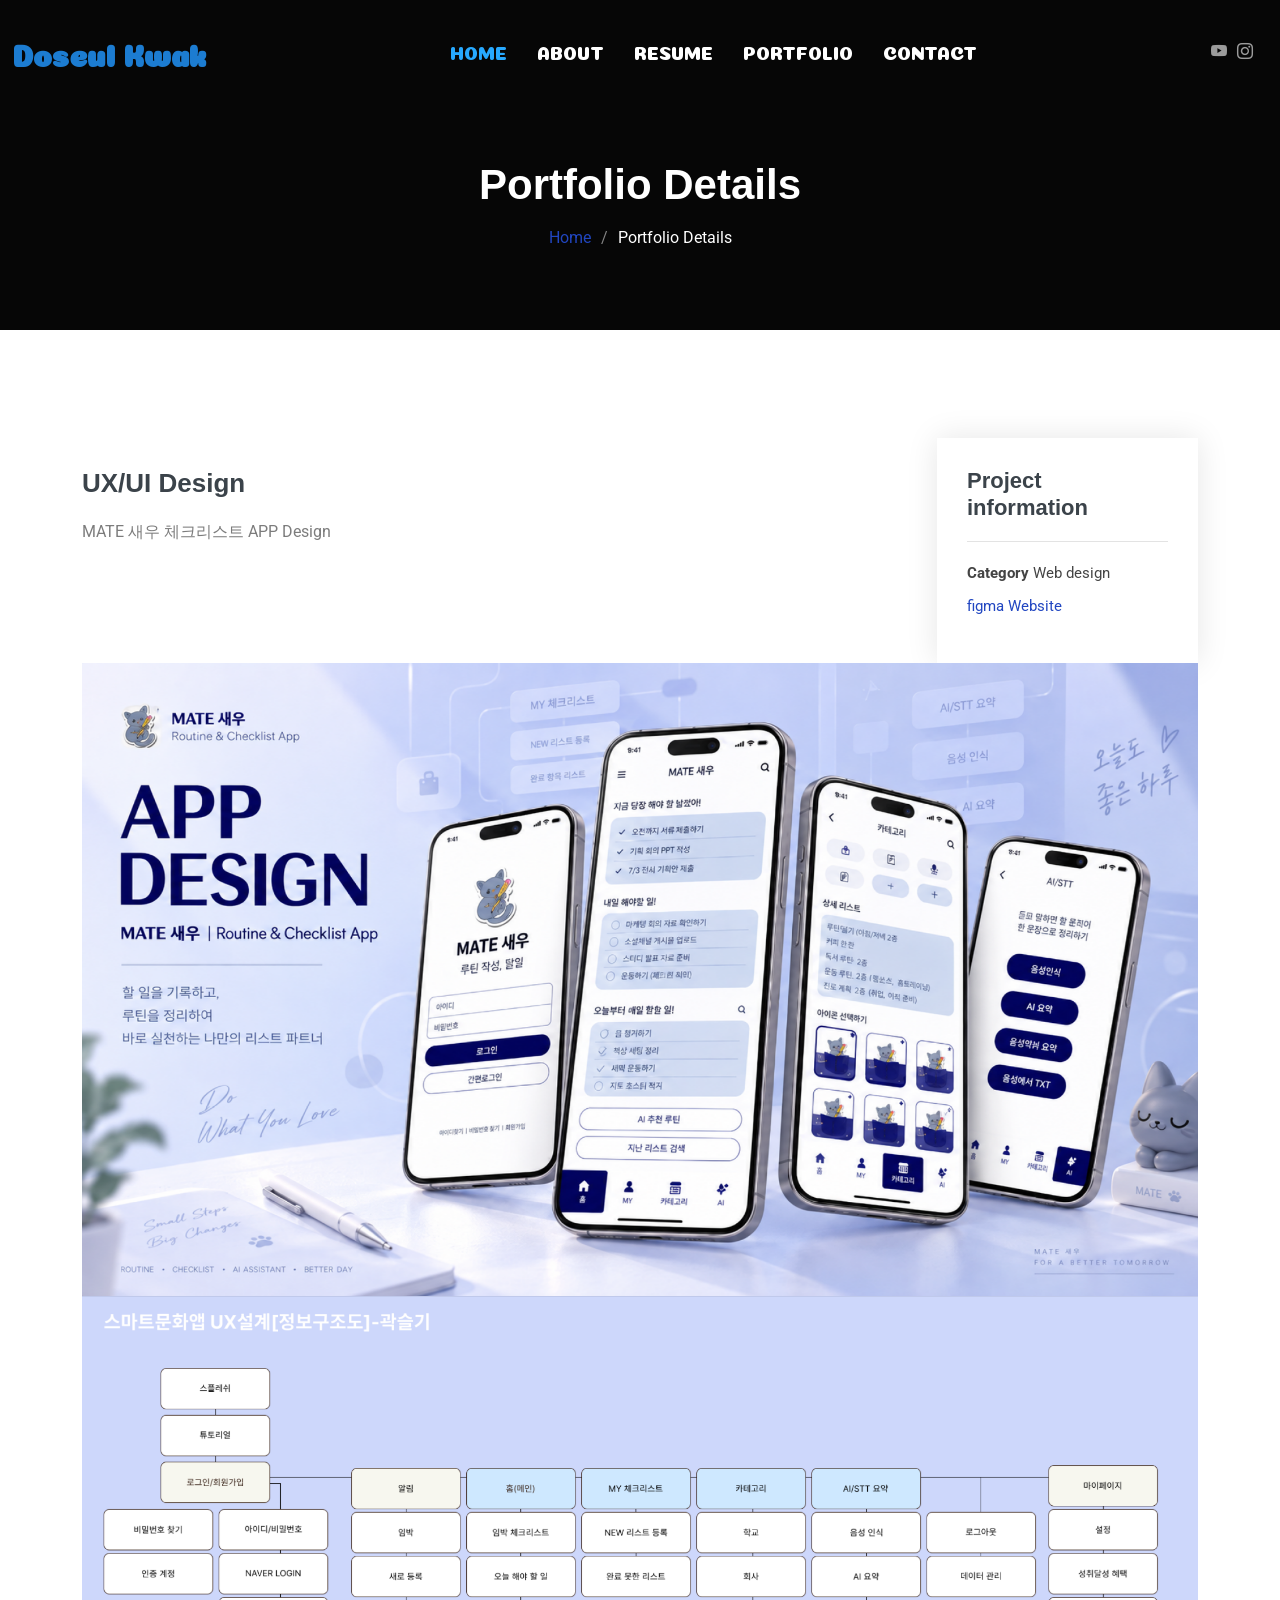
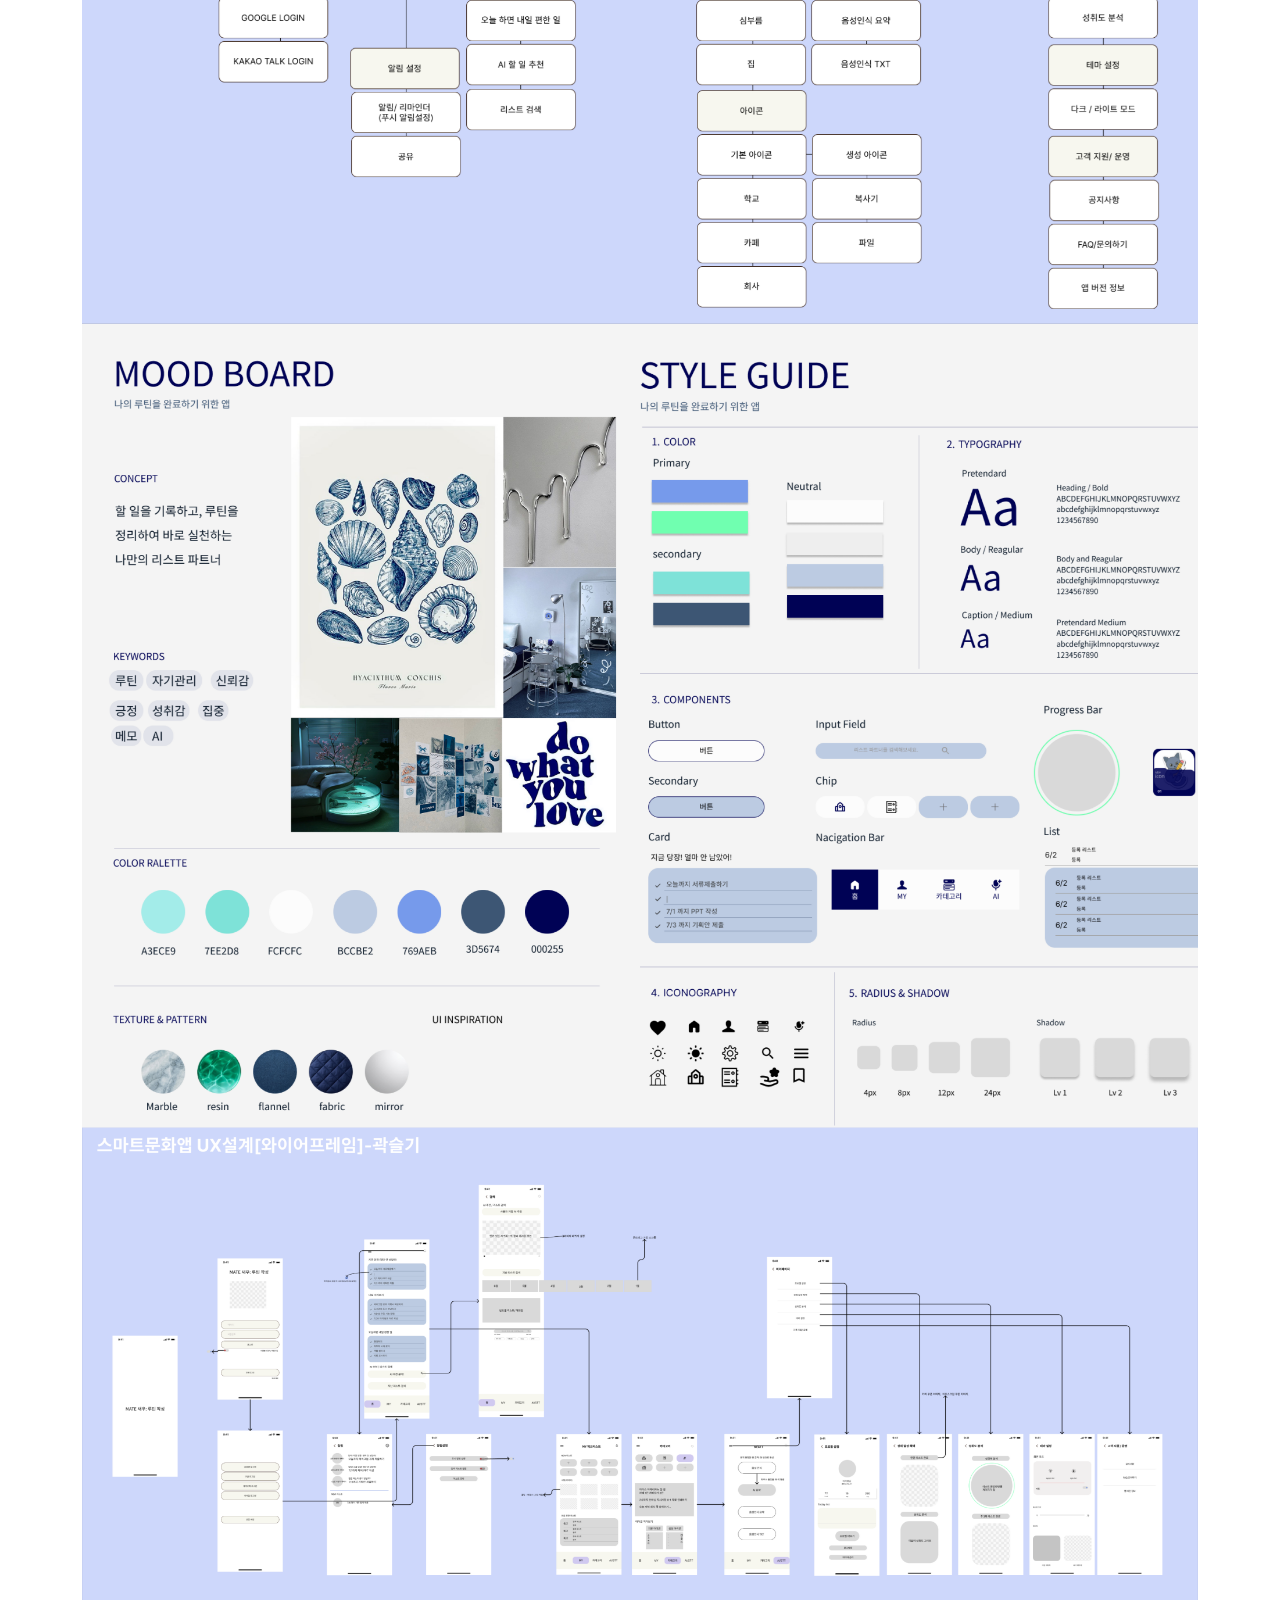
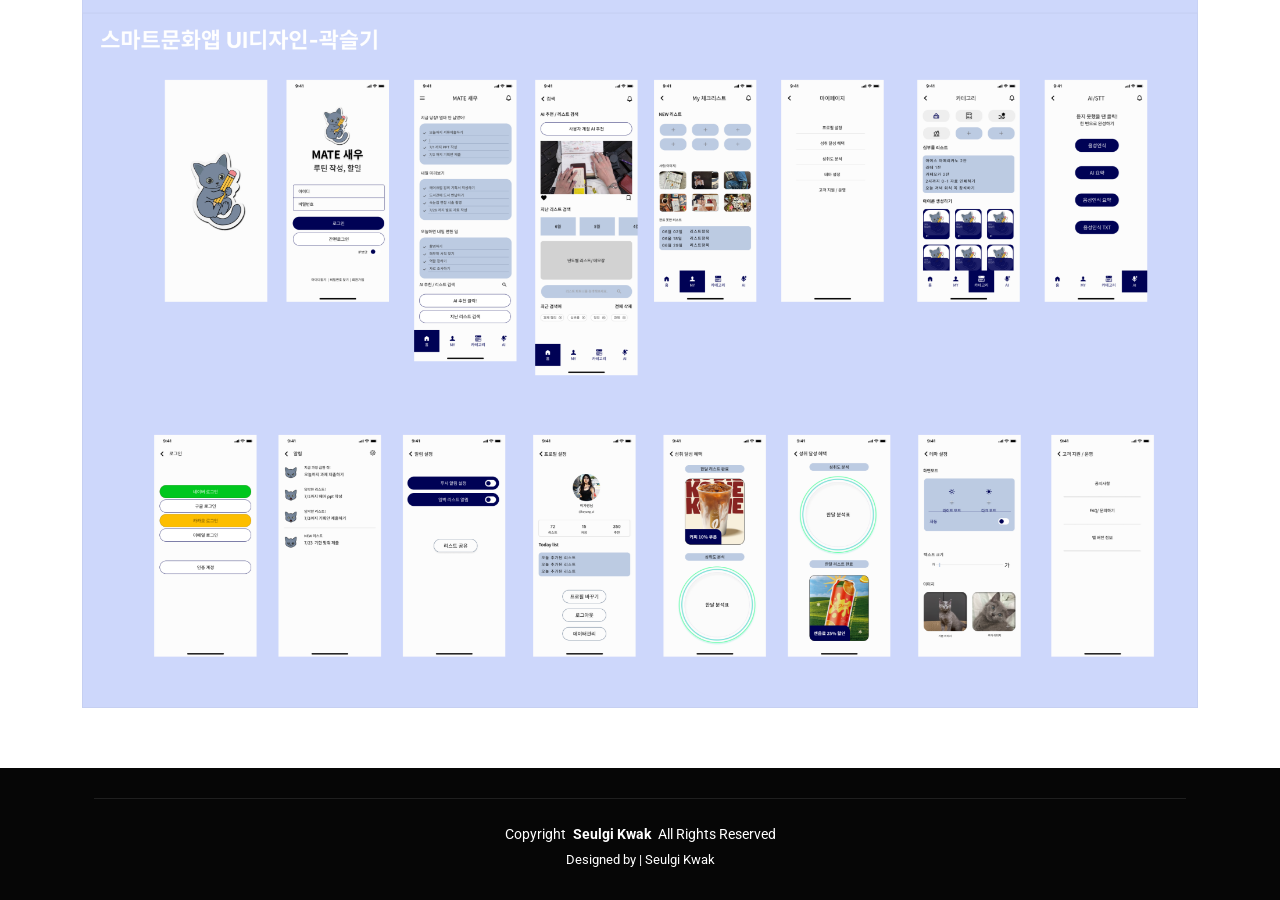
<file: portfolio-details-(상세이미지1장)-글자위.html>
<!DOCTYPE html>
<html lang="en">

<head>
  <meta charset="utf-8">
  <meta content="width=device-width, initial-scale=1.0" name="viewport">
  <meta name="author" content="곽슬기">
  <meta name="description" content="안녕하세요. 영상, 디자인 전문 디자이너 곽슬기입니다. .....">
  <meta name="keywords" content="포트폴리오, html, css, mj, sm, 영상, 디자인">
  <meta name="Roboto" content="noindex, nofollow">

  <title>곽슬기 포트폴리오</title>

  <!-- Favicons -->
  <link href="assets/img/favicon.png" rel="icon">
  <link href="assets/img/apple-touch-icon.png" rel="apple-touch-icon">

  <!-- Fonts -->
  <link href="https://fonts.googleapis.com" rel="preconnect">
  <link href="https://fonts.gstatic.com" rel="preconnect" crossorigin>
  <link href="https://fonts.googleapis.com/css2?family=Roboto:ital,wght@0,100;0,300;0,400;0,500;0,700;0,900;1,100;1,300;1,400;1,500;1,700;1,900&family=Poppins:ital,wght@0,100;0,200;0,300;0,400;0,500;0,600;0,700;0,800;0,900;1,100;1,200;1,300;1,400;1,500;1,600;1,700;1,800;1,900&family=Raleway:ital,wght@0,100;0,200;0,300;0,400;0,500;0,600;0,700;0,800;0,900;1,100;1,200;1,300;1,400;1,500;1,600;1,700;1,800;1,900&display=swap" rel="stylesheet">

  <!-- Vendor CSS Files -->
  <link href="assets/vendor/bootstrap/css/bootstrap.min.css" rel="stylesheet">
  <link href="assets/vendor/bootstrap-icons/bootstrap-icons.css" rel="stylesheet">
  <link href="assets/vendor/aos/aos.css" rel="stylesheet">
  <link href="assets/vendor/glightbox/css/glightbox.min.css" rel="stylesheet">
  <link href="assets/vendor/swiper/swiper-bundle.min.css" rel="stylesheet">

  <!-- Main CSS File -->
  <link href="assets/css/main.css" rel="stylesheet">

  <!-- =======================================================
  * Template Name: DevFolio
  * Template URL: https://bootstrapmade.com/devfolio-bootstrap-portfolio-html-template/
  * Updated: Aug 07 2024 with Bootstrap v5.3.3
  * Author: BootstrapMade.com
  * License: https://bootstrapmade.com/license/
  ======================================================== -->
</head>

<body class="portfolio-details-page">

  <header id="header" class="header d-flex align-items-center fixed-top">
    <div class="container-fluid position-relative d-flex align-items-center justify-content-between">

      <a href="index.html" class="logo d-flex align-items-center me-auto me-xl-0">
        <!-- Uncomment the line below if you also wish to use an image logo -->
        <!-- <img src="assets/img/logo.png" alt=""> -->
        <h1 class="coiny-regular-seul"> Doseul Kwak</h1>
      </a>

            <nav id="navmenu" class="navmenu">
        <ul>
          <li><a href="index.html#hero" class="active coiny-regular-seul">Home</a></li>
          <li><a href="index.html#about" class="coiny-regular-seul">About</a></li>
          <li><a href="index.html#resume" class="coiny-regular-seul">Resume</a></li>
          <li><a href="index.html#portfolio" class="coiny-regular-seul">Portfolio</a></li>
          <li><a href="index.html#contact" class="coiny-regular-seul">Contact</a></li>
        </ul>
        <i class="mobile-nav-toggle d-xl-none bi bi-view-list"></i>
      </nav>

      <!-- <nav id="navmenu" class="navmenu">
        <ul>
          <li><a href="#hero">Home<br></a></li>
          <li><a href="#about">About</a></li>
          <li><a href="#services">Services</a></li>
          <li><a href="#portfolio">Portfolio</a></li>
          <li class="dropdown"><a href="#"><span>Dropdown</span> <i class="bi bi-chevron-down toggle-dropdown"></i></a>
            <ul>
              <li><a href="#">Dropdown 1</a></li>
              <li class="dropdown"><a href="#"><span>Deep Dropdown</span> <i class="bi bi-chevron-down toggle-dropdown"></i></a>
                <ul>
                  <li><a href="#">Deep Dropdown 1</a></li>
                  <li><a href="#">Deep Dropdown 2</a></li>
                  <li><a href="#">Deep Dropdown 3</a></li>
                  <li><a href="#">Deep Dropdown 4</a></li>
                  <li><a href="#">Deep Dropdown 5</a></li>
                </ul>
              </li>
              <li><a href="#">Dropdown 2</a></li>
              <li><a href="#">Dropdown 3</a></li>
              <li><a href="#">Dropdown 4</a></li>
            </ul>
          </li>
          <li><a href="#contact">Contact</a></li>
        </ul>
        <i class="mobile-nav-toggle d-xl-none bi bi-list"></i>
      </nav> -->


            <div class="header-social-links">
        <!-- <a href="#" class="twitter"><i class="bi bi-twitter-x"></i></a> -->
        <!-- <a href="#" class="facebook"><i class="bi bi-facebook"></i></a> -->
        <a href="#" class="youtube"><i class="bi bi-youtube"></i></a>
        <a href="#" class="instagram"><i class="bi bi-instagram"></i></a>
        <!-- <a href="#" class="linkedin"><i class="bi bi-linkedin"></i></a> -->
        
      </div>

    </div>
  </header>

  <main class="main">

    <!-- Page Title -->
    <div class="page-title dark-background">
      <div class="container position-relative">
        <h1>Portfolio Details</h1>
        <p></p>
        <nav class="breadcrumbs">
          <ol>
            <li><a href="index.html">Home</a></li>
            <li class="current">Portfolio Details</li>
          </ol>
        </nav>
      </div>
    </div><!-- End Page Title -->

    <!-- Portfolio Details Section -->
    <section id="portfolio-details" class="portfolio-details section">

      <div class="container" data-aos="fade-up">
         <!--글자시작-->
        <div class="row justify-content-between gy-4 mt-4">

          <div class="col-lg-8" data-aos="fade-up">
            <div class="portfolio-description">
              <h2>UX/UI Design</h2>
              <p>
                MATE 새우 체크리스트 APP Design
              </p>
            </div>
          </div>

          <div class="col-lg-3" data-aos="fade-up" data-aos-delay="100">
            <div class="portfolio-info">
              <h3>Project information</h3>
              <ul>
                <li><strong>Category</strong> Web design</li>
                <!--
                <li><strong>Client</strong> ASU Company</li>
                <li><strong>Project date</strong> 01 March, 2020</li> 
                <li><strong>Project URL</strong> <a href="#">www.example.com</a></li>-->
                <li><a href="https://buly.kr/E7BoeA8" class="btn-visit align-self-start"> figma Website</a></li>
              </ul>
            </div>
          </div>

        </div>
<!--글자끝--> 
       
        <!--그림 -->
        <div class="portfolio-details-slider swiper init-swiper">
          <script type="application/json" class="swiper-config">
            {
              "loop": true,
              "speed": 600,
              "autoplay": {
                "delay": 5000
              },
              "slidesPerView": "auto",
              "navigation": {
                "nextEl": ".swiper-button-next",
                "prevEl": ".swiper-button-prev"
              },
              "pagination": {
                "el": ".swiper-pagination",
                "type": "bullets",
                "clickable": true
              }
            }
          </script>
          <div class="swiper-wrapper align-items-center">

            <div class="swiper-slide">
              <img src="assets/img/portfolio/앱P.png" alt="">
            </div>
         
          
          </div>
          <div class="swiper-button-prev"></div>
          <div class="swiper-button-next"></div>
          <div class="swiper-pagination"></div>
        </div>

       <!--그림끝-->
       
      
      </div>

    </section><!-- /Portfolio Details Section -->

  </main>

   <footer id="footer" class="footer position-relative dark-background">
    <div class="container">
      
      
      <div class="container">
        <div class="copyright">
          <span>Copyright</span> <strong class="px-1 sitename">Seulgi Kwak</strong> <span>All Rights Reserved</span>
        </div>
        <div class="credits">
        
          Designed by | Seulgi Kwak</a>
        </div>
      </div>
    </div>
  </footer>

  <!-- Scroll Top -->
  <a href="#" id="scroll-top" class="scroll-top d-flex align-items-center justify-content-center"><i class="bi bi-arrow-bar-up"></i></a>

  <!-- Preloader -->
  <div id="preloader"></div>

  <!-- Vendor JS Files -->
  <script src="assets/vendor/bootstrap/js/bootstrap.bundle.min.js"></script>
  <script src="assets/vendor/php-email-form/validate.js"></script>
  <script src="assets/vendor/aos/aos.js"></script>
  <script src="assets/vendor/typed.js/typed.umd.js"></script>
  <script src="assets/vendor/waypoints/noframework.waypoints.js"></script>
  <script src="assets/vendor/purecounter/purecounter_vanilla.js"></script>
  <script src="assets/vendor/glightbox/js/glightbox.min.js"></script>
  <script src="assets/vendor/imagesloaded/imagesloaded.pkgd.min.js"></script>
  <script src="assets/vendor/isotope-layout/isotope.pkgd.min.js"></script>
  <script src="assets/vendor/swiper/swiper-bundle.min.js"></script>

  <!-- Main JS File -->
  <script src="assets/js/main.js"></script>

</body>

</html>
</file>
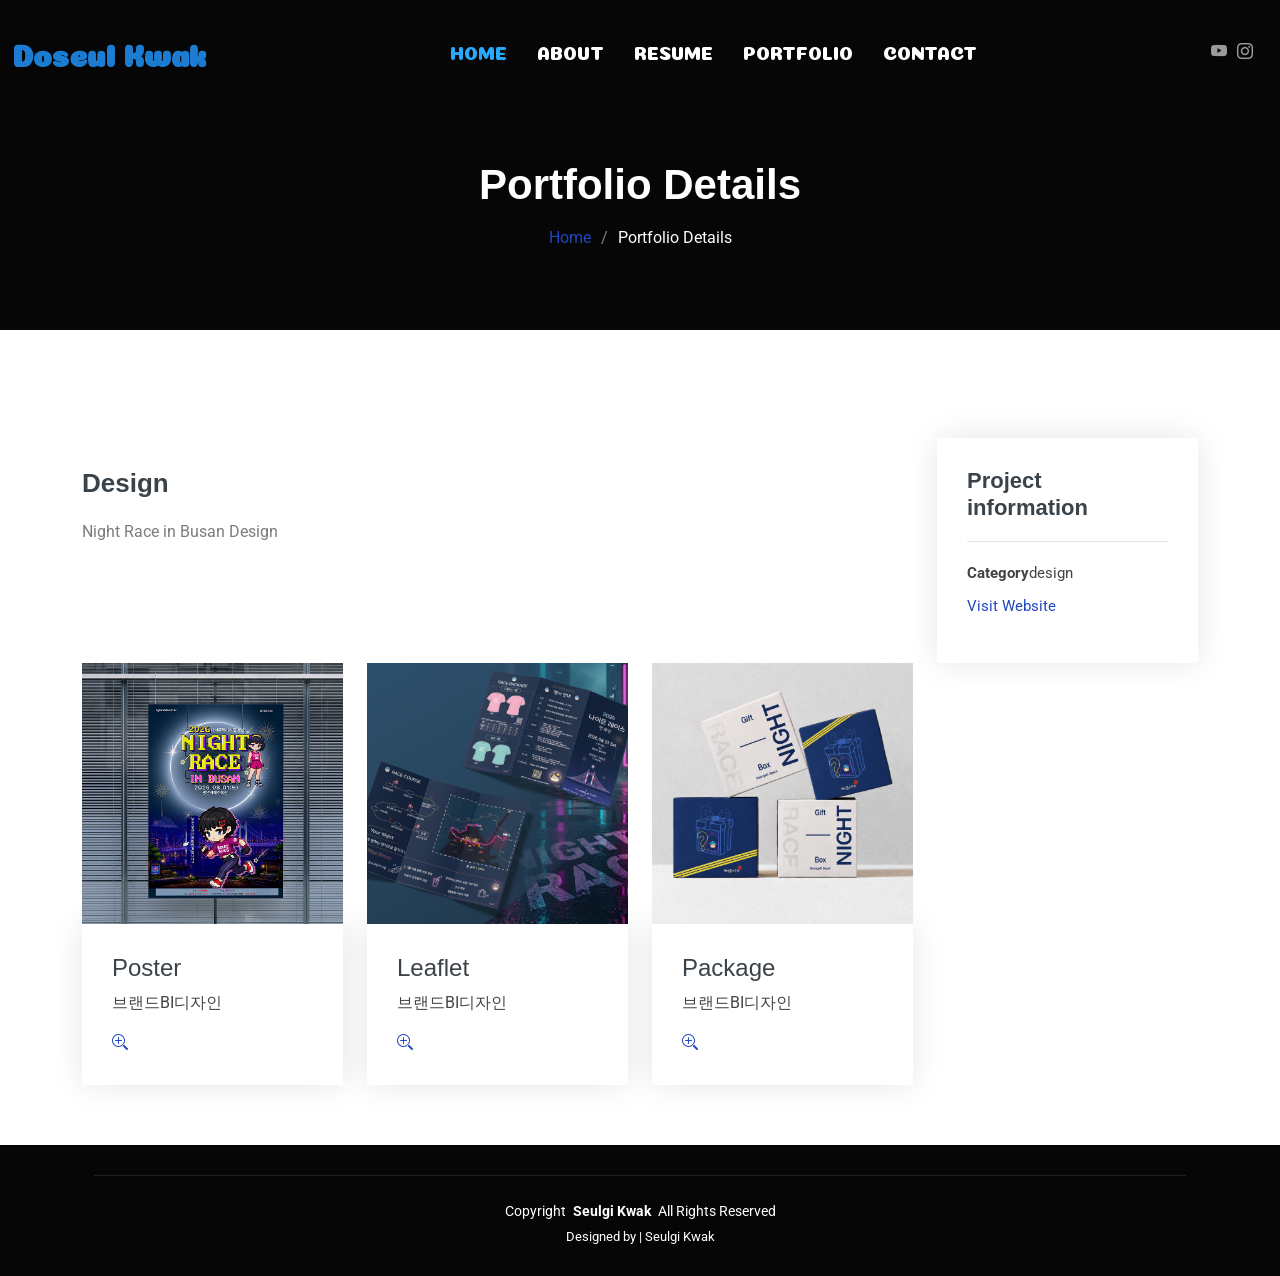
<file: portfolio-details-(상세이미지1장)-글자위2 .html>
<!DOCTYPE html>
<html lang="en">

<head>
  <meta charset="utf-8">
  <meta content="width=device-width, initial-scale=1.0" name="viewport">
  <meta name="author" content="곽슬기">
  <meta name="description" content="안녕하세요. 영상, 디자인 전문 디자이너 곽슬기입니다. .....">
  <meta name="keywords" content="포트폴리오, html, css, mj, sm, 영상, 디자인">
  <meta name="Roboto" content="noindex, nofollow">

  <title>곽슬기 포트폴리오</title>

  <!-- Favicons -->
  <link href="assets/img/favicon.png" rel="icon">
  <link href="assets/img/apple-touch-icon.png" rel="apple-touch-icon">

  <!-- Fonts -->
  <link href="https://fonts.googleapis.com" rel="preconnect">
  <link href="https://fonts.gstatic.com" rel="preconnect" crossorigin>
  <link href="https://fonts.googleapis.com/css2?family=Roboto:ital,wght@0,100;0,300;0,400;0,500;0,700;0,900;1,100;1,300;1,400;1,500;1,700;1,900&family=Poppins:ital,wght@0,100;0,200;0,300;0,400;0,500;0,600;0,700;0,800;0,900;1,100;1,200;1,300;1,400;1,500;1,600;1,700;1,800;1,900&family=Raleway:ital,wght@0,100;0,200;0,300;0,400;0,500;0,600;0,700;0,800;0,900;1,100;1,200;1,300;1,400;1,500;1,600;1,700;1,800;1,900&display=swap" rel="stylesheet">

  <!-- Vendor CSS Files -->
  <link href="assets/vendor/bootstrap/css/bootstrap.min.css" rel="stylesheet">
  <link href="assets/vendor/bootstrap-icons/bootstrap-icons.css" rel="stylesheet">
  <link href="assets/vendor/aos/aos.css" rel="stylesheet">
  <link href="assets/vendor/glightbox/css/glightbox.min.css" rel="stylesheet">
  <link href="assets/vendor/swiper/swiper-bundle.min.css" rel="stylesheet">

  <!-- Main CSS File -->
  <link href="assets/css/main.css" rel="stylesheet">

  <!-- =======================================================
  * Template Name: DevFolio
  * Template URL: https://bootstrapmade.com/devfolio-bootstrap-portfolio-html-template/
  * Updated: Aug 07 2024 with Bootstrap v5.3.3
  * Author: BootstrapMade.com
  * License: https://bootstrapmade.com/license/
  ======================================================== -->
</head>

<body class="portfolio-details-page">

  <header id="header" class="header d-flex align-items-center fixed-top">
    <div class="container-fluid position-relative d-flex align-items-center justify-content-between">

      <a href="index.html" class="logo d-flex align-items-center me-auto me-xl-0">
        <!-- Uncomment the line below if you also wish to use an image logo -->
        <!-- <img src="assets/img/logo.png" alt=""> -->
        <h1 class="coiny-regular-seul"> Doseul Kwak</h1>
      </a>

            <nav id="navmenu" class="navmenu">
        <ul>
          <li><a href="index.html#hero" class="active coiny-regular-seul">Home</a></li>
          <li><a href="index.html#about" class="coiny-regular-seul">About</a></li>
          <li><a href="index.html#resume" class="coiny-regular-seul">Resume</a></li>
          <li><a href="index.html#portfolio" class="coiny-regular-seul">Portfolio</a></li>
          <li><a href="index.html#contact" class="coiny-regular-seul">Contact</a></li>
        </ul>
        <i class="mobile-nav-toggle d-xl-none bi bi-view-list"></i>
      </nav>

      <!-- <nav id="navmenu" class="navmenu">
        <ul>
          <li><a href="#hero">Home<br></a></li>
          <li><a href="#about">About</a></li>
          <li><a href="#services">Services</a></li>
          <li><a href="#portfolio">Portfolio</a></li>
          <li class="dropdown"><a href="#"><span>Dropdown</span> <i class="bi bi-chevron-down toggle-dropdown"></i></a>
            <ul>
              <li><a href="#">Dropdown 1</a></li>
              <li class="dropdown"><a href="#"><span>Deep Dropdown</span> <i class="bi bi-chevron-down toggle-dropdown"></i></a>
                <ul>
                  <li><a href="#">Deep Dropdown 1</a></li>
                  <li><a href="#">Deep Dropdown 2</a></li>
                  <li><a href="#">Deep Dropdown 3</a></li>
                  <li><a href="#">Deep Dropdown 4</a></li>
                  <li><a href="#">Deep Dropdown 5</a></li>
                </ul>
              </li>
              <li><a href="#">Dropdown 2</a></li>
              <li><a href="#">Dropdown 3</a></li>
              <li><a href="#">Dropdown 4</a></li>
            </ul>
          </li>
          <li><a href="#contact">Contact</a></li>
        </ul>
        <i class="mobile-nav-toggle d-xl-none bi bi-list"></i>
      </nav> -->


            <div class="header-social-links">
        <!-- <a href="#" class="twitter"><i class="bi bi-twitter-x"></i></a> -->
        <!-- <a href="#" class="facebook"><i class="bi bi-facebook"></i></a> -->
        <a href="#" class="youtube"><i class="bi bi-youtube"></i></a>
        <a href="#" class="instagram"><i class="bi bi-instagram"></i></a>
        <!-- <a href="#" class="linkedin"><i class="bi bi-linkedin"></i></a> -->
        
      </div>

    </div>
  </header>

  <main class="main">

    <!-- Page Title -->
    <div class="page-title dark-background">
      <div class="container position-relative">
        <h1>Portfolio Details</h1>
        <p></p>
        <nav class="breadcrumbs">
          <ol>
            <li><a href="index.html">Home</a></li>
            <li class="current">Portfolio Details</li>
          </ol>
        </nav>
      </div>
    </div><!-- End Page Title -->

    <!-- Portfolio Details Section -->
    <section id="portfolio-details" class="portfolio-details section">

      <div class="container" data-aos="fade-up">
         <!--글자시작-->
        <div class="row justify-content-between gy-4 mt-4">

          <div class="col-lg-8" data-aos="fade-up">
            <div class="portfolio-description">
              <h2>Design</h2>
              <p>
                Night Race in Busan Design
              </p>
            </div>
          </div>

          <div class="col-lg-3" data-aos="fade-up" data-aos-delay="100">
            <div class="portfolio-info">
              <h3>Project information</h3>
              <ul>
                <li><strong>Category</strong>design</li>
                <!--
                <li><strong>Client</strong> ASU Company</li>
                <li><strong>Project date</strong> 01 March, 2020</li> 
                <li><strong>Project URL</strong> <a href="#">www.example.com</a></li>-->
                <li><a href="portfolio-details(심연상세).html" class="btn-visit align-self-start">Visit Website</a></li>
              </ul>
            </div>
          </div>

        </div>
<!--글자끝--> 
       
        <!--그림 -->
        <!-- <div class="portfolio-details-slider swiper init-swiper">
          <script type="application/json" class="swiper-config">
            {
              "loop": true,
              "speed": 600,
              "autoplay": {
                "delay": 5000
              },
              "slidesPerView": "auto",
              "navigation": {
                "nextEl": ".swiper-button-next",
                "prevEl": ".swiper-button-prev"
              },
              "pagination": {
                "el": ".swiper-pagination",
                "type": "bullets",
                "clickable": true
              }
            }
          </script>
          <div class="swiper-wrapper align-items-center">

            <div class="swiper-slide">
              <img src="assets/img/portfolio/앱P.png" alt="">
            </div> -->
          <div class="row gy-4 isotope-container" data-aos="fade-up" data-aos-delay="200">

            <div class="col-lg-3 col-md-6 portfolio-item isotope-item filter-app">
              <img src="assets/img/portfolio/포스터.png" class="img-fluid" alt="">
              <div class="portfolio-info">
                <h4>Poster</h4>
                <p>브랜드BI디자인 </p>
                <a href="assets/img/portfolio/포스터 P.png" title="App 1" data-gallery="portfolio-gallery-app" class="glightbox preview-link"><i class="bi bi-zoom-in"></i></a>
                <a href="portfolio-details.html" title="More Details" class="details-link"><!--<i class="bi bi-link-45deg"></i>--></a>
              </div>
            </div><!-- End Portfolio Item -->

            <div class="col-lg-3 col-md-6 portfolio-item isotope-item filter-app">
              <img src="assets/img/portfolio/포스터_리플렛.png" class="img-fluid" alt="">
              <div class="portfolio-info">
                <h4> Leaflet</h4>
                <p>브랜드BI디자인</p>
                <a href="assets/img/portfolio/리플렛 P.png" title="App 1" data-gallery="portfolio-gallery-app" class="glightbox preview-link"><i class="bi bi-zoom-in"></i></a>
                <a href="portfolio-details.html" title="More Details" class="details-link"><!--<i class="bi bi-link-45deg"></i>--></a>
              </div>
            </div><!-- End Portfolio Item -->

            <div class="col-lg-3 col-md-6 portfolio-item isotope-item filter-app">
              <img src="assets/img/portfolio/포스터_패키지.png" class="img-fluid" alt="">
              <div class="portfolio-info">
                <h4>Package</h4>
                <p>브랜드BI디자인</p>
                <a href="assets/img/portfolio/패키지 P.png" title="App 1" data-gallery="portfolio-gallery-app" class="glightbox preview-link"><i class="bi bi-zoom-in"></i></a>
                <a href="portfolio-details.html" title="More Details" class="details-link"><!--<i class="bi bi-link-45deg"></i>--></a>
              </div>
          </div><!-- End Portfolio Item -->
          
          
          <!-- </div>
          <div class="swiper-button-prev"></div>
          <div class="swiper-button-next"></div>
          <div class="swiper-pagination"></div>
        </div> -->

       <!--그림끝-->
       
      
      </div>

    </section><!-- /Portfolio Details Section -->

  </main>

   <footer id="footer" class="footer position-relative dark-background">
    <div class="container">
      
      
      <div class="container">
        <div class="copyright">
          <span>Copyright</span> <strong class="px-1 sitename">Seulgi Kwak</strong> <span>All Rights Reserved</span>
        </div>
        <div class="credits">
        
          Designed by | Seulgi Kwak</a>
        </div>
      </div>
    </div>
  </footer>

  <!-- Scroll Top -->
  <a href="#" id="scroll-top" class="scroll-top d-flex align-items-center justify-content-center"><i class="bi bi-arrow-bar-up"></i></a>

  <!-- Preloader -->
  <div id="preloader"></div>

  <!-- Vendor JS Files -->
  <script src="assets/vendor/bootstrap/js/bootstrap.bundle.min.js"></script>
  <script src="assets/vendor/php-email-form/validate.js"></script>
  <script src="assets/vendor/aos/aos.js"></script>
  <script src="assets/vendor/typed.js/typed.umd.js"></script>
  <script src="assets/vendor/waypoints/noframework.waypoints.js"></script>
  <script src="assets/vendor/purecounter/purecounter_vanilla.js"></script>
  <script src="assets/vendor/glightbox/js/glightbox.min.js"></script>
  <script src="assets/vendor/imagesloaded/imagesloaded.pkgd.min.js"></script>
  <script src="assets/vendor/isotope-layout/isotope.pkgd.min.js"></script>
  <script src="assets/vendor/swiper/swiper-bundle.min.js"></script>

  <!-- Main JS File -->
  <script src="assets/js/main.js"></script>

</body>

</html>
</file>
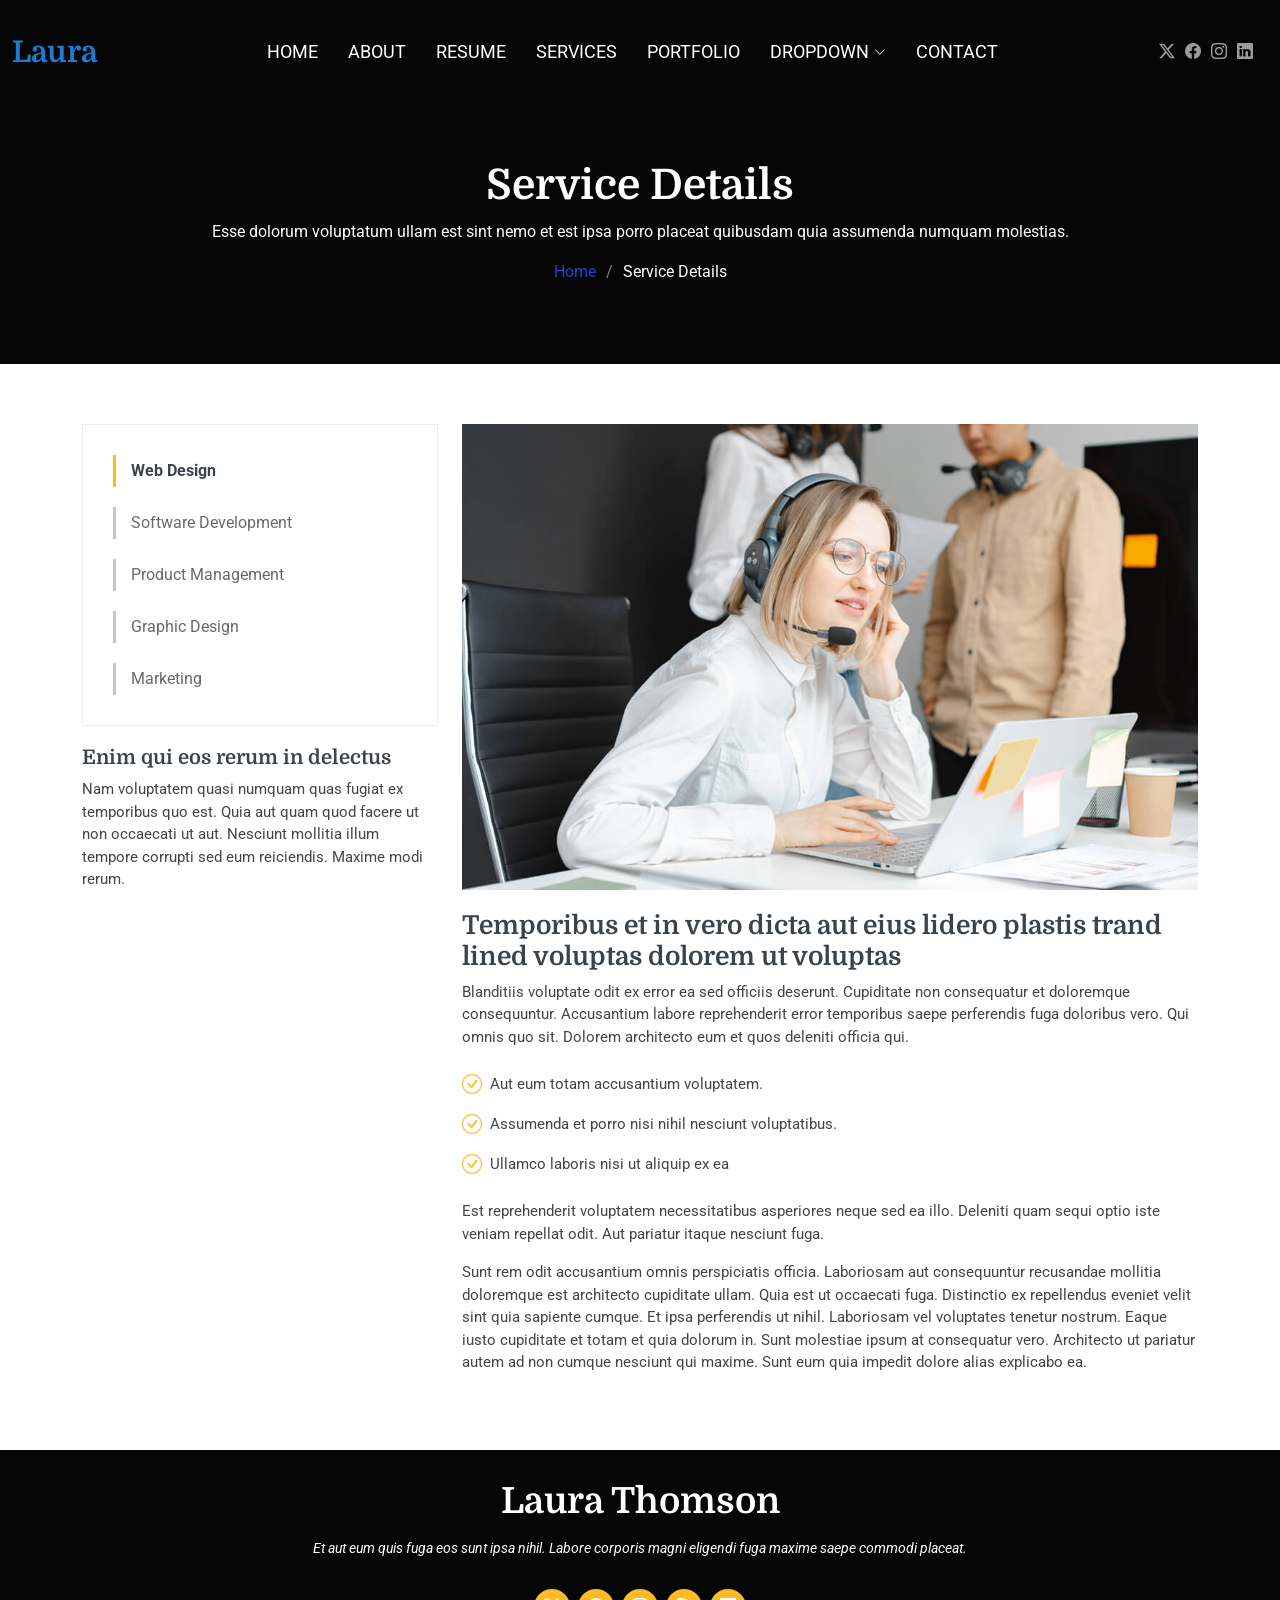
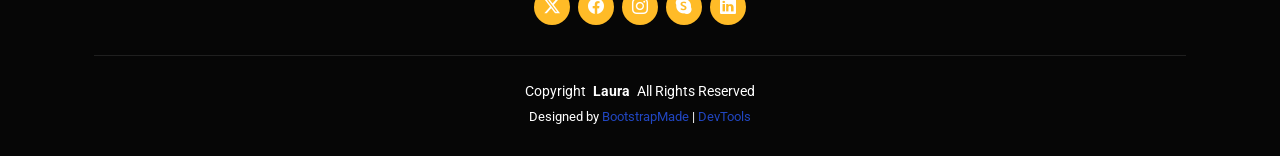
<file: service-details.html>
<!DOCTYPE html>
<html lang="en">

<head>
  <meta charset="utf-8">
  <meta content="width=device-width, initial-scale=1.0" name="viewport">
  <title>Service Details - Laura Bootstrap Template</title>
  <meta name="description" content="">
  <meta name="keywords" content="">

  <!-- Favicons -->
  <link href="assets/img/favicon.png" rel="icon">
  <link href="assets/img/apple-touch-icon.png" rel="apple-touch-icon">

  <!-- Fonts -->
  <link href="https://fonts.googleapis.com" rel="preconnect">
  <link href="https://fonts.gstatic.com" rel="preconnect" crossorigin>
  <link href="https://fonts.googleapis.com/css2?family=Roboto:ital,wght@0,100;0,300;0,400;0,500;0,700;0,900;1,100;1,300;1,400;1,500;1,700;1,900&family=Quicksand:wght@300;400;500;600;700&family=Domine:wght@400;500;600;700&display=swap" rel="stylesheet">

  <!-- Vendor CSS Files -->
  <link href="assets/vendor/bootstrap/css/bootstrap.min.css" rel="stylesheet">
  <link href="assets/vendor/bootstrap-icons/bootstrap-icons.css" rel="stylesheet">
  <link href="assets/vendor/aos/aos.css" rel="stylesheet">
  <link href="assets/vendor/swiper/swiper-bundle.min.css" rel="stylesheet">
  <link href="assets/vendor/glightbox/css/glightbox.min.css" rel="stylesheet">

  <!-- Main CSS File -->
  <link href="assets/css/main.css" rel="stylesheet">

  <!-- =======================================================
  * Template Name: Laura
  * Template URL: https://bootstrapmade.com/laura-free-creative-bootstrap-theme/
  * Updated: Aug 07 2024 with Bootstrap v5.3.3
  * Author: BootstrapMade.com
  * License: https://bootstrapmade.com/license/
  ======================================================== -->
</head>

<body class="service-details-page">

  <header id="header" class="header d-flex align-items-center fixed-top">
    <div class="container-fluid position-relative d-flex align-items-center justify-content-between">

      <a href="index.html" class="logo d-flex align-items-center me-auto me-xl-0">
        <!-- Uncomment the line below if you also wish to use an image logo -->
        <!-- <img src="assets/img/logo.png" alt=""> -->
        <h1 class="sitename">Laura</h1>
      </a>

      <nav id="navmenu" class="navmenu">
        <ul>
          <li><a href="#hero">Home</a></li>
          <li><a href="#about">About</a></li>
          <li><a href="#resume">Resume</a></li>
          <li><a href="#services">Services</a></li>
          <li><a href="#portfolio">Portfolio</a></li>
          <li class="dropdown"><a href="#"><span>Dropdown</span> <i class="bi bi-chevron-down toggle-dropdown"></i></a>
            <ul>
              <li><a href="#">Dropdown 1</a></li>
              <li class="dropdown"><a href="#"><span>Deep Dropdown</span> <i class="bi bi-chevron-down toggle-dropdown"></i></a>
                <ul>
                  <li><a href="#">Deep Dropdown 1</a></li>
                  <li><a href="#">Deep Dropdown 2</a></li>
                  <li><a href="#">Deep Dropdown 3</a></li>
                  <li><a href="#">Deep Dropdown 4</a></li>
                  <li><a href="#">Deep Dropdown 5</a></li>
                </ul>
              </li>
              <li><a href="#">Dropdown 2</a></li>
              <li><a href="#">Dropdown 3</a></li>
              <li><a href="#">Dropdown 4</a></li>
            </ul>
          </li>
          <li><a href="#contact">Contact</a></li>
        </ul>
        <i class="mobile-nav-toggle d-xl-none bi bi-list"></i>
      </nav>

      <div class="header-social-links">
        <a href="#" class="twitter"><i class="bi bi-twitter-x"></i></a>
        <a href="#" class="facebook"><i class="bi bi-facebook"></i></a>
        <a href="#" class="instagram"><i class="bi bi-instagram"></i></a>
        <a href="#" class="linkedin"><i class="bi bi-linkedin"></i></a>
      </div>

    </div>
  </header>

  <main class="main">

    <!-- Page Title -->
    <div class="page-title dark-background">
      <div class="container position-relative">
        <h1>Service Details</h1>
        <p>Esse dolorum voluptatum ullam est sint nemo et est ipsa porro placeat quibusdam quia assumenda numquam molestias.</p>
        <nav class="breadcrumbs">
          <ol>
            <li><a href="index.html">Home</a></li>
            <li class="current">Service Details</li>
          </ol>
        </nav>
      </div>
    </div><!-- End Page Title -->

    <!-- Service Details Section -->
    <section id="service-details" class="service-details section">

      <div class="container">

        <div class="row gy-4">

          <div class="col-lg-4" data-aos="fade-up" data-aos-delay="100">
            <div class="services-list">
              <a href="#" class="active">Web Design</a>
              <a href="#">Software Development</a>
              <a href="#">Product Management</a>
              <a href="#">Graphic Design</a>
              <a href="#">Marketing</a>
            </div>

            <h4>Enim qui eos rerum in delectus</h4>
            <p>Nam voluptatem quasi numquam quas fugiat ex temporibus quo est. Quia aut quam quod facere ut non occaecati ut aut. Nesciunt mollitia illum tempore corrupti sed eum reiciendis. Maxime modi rerum.</p>
          </div>

          <div class="col-lg-8" data-aos="fade-up" data-aos-delay="200">
            <img src="assets/img/services.jpg" alt="" class="img-fluid services-img">
            <h3>Temporibus et in vero dicta aut eius lidero plastis trand lined voluptas dolorem ut voluptas</h3>
            <p>
              Blanditiis voluptate odit ex error ea sed officiis deserunt. Cupiditate non consequatur et doloremque consequuntur. Accusantium labore reprehenderit error temporibus saepe perferendis fuga doloribus vero. Qui omnis quo sit. Dolorem architecto eum et quos deleniti officia qui.
            </p>
            <ul>
              <li><i class="bi bi-check-circle"></i> <span>Aut eum totam accusantium voluptatem.</span></li>
              <li><i class="bi bi-check-circle"></i> <span>Assumenda et porro nisi nihil nesciunt voluptatibus.</span></li>
              <li><i class="bi bi-check-circle"></i> <span>Ullamco laboris nisi ut aliquip ex ea</span></li>
            </ul>
            <p>
              Est reprehenderit voluptatem necessitatibus asperiores neque sed ea illo. Deleniti quam sequi optio iste veniam repellat odit. Aut pariatur itaque nesciunt fuga.
            </p>
            <p>
              Sunt rem odit accusantium omnis perspiciatis officia. Laboriosam aut consequuntur recusandae mollitia doloremque est architecto cupiditate ullam. Quia est ut occaecati fuga. Distinctio ex repellendus eveniet velit sint quia sapiente cumque. Et ipsa perferendis ut nihil. Laboriosam vel voluptates tenetur nostrum. Eaque iusto cupiditate et totam et quia dolorum in. Sunt molestiae ipsum at consequatur vero. Architecto ut pariatur autem ad non cumque nesciunt qui maxime. Sunt eum quia impedit dolore alias explicabo ea.
            </p>
          </div>

        </div>

      </div>

    </section><!-- /Service Details Section -->

  </main>

  <footer id="footer" class="footer position-relative dark-background">
    <div class="container">
      <h3 class="sitename">Laura Thomson<br></h3>
      <p>Et aut eum quis fuga eos sunt ipsa nihil. Labore corporis magni eligendi fuga maxime saepe commodi placeat.</p>
      <div class="social-links d-flex justify-content-center">
        <a href=""><i class="bi bi-twitter-x"></i></a>
        <a href=""><i class="bi bi-facebook"></i></a>
        <a href=""><i class="bi bi-instagram"></i></a>
        <a href=""><i class="bi bi-skype"></i></a>
        <a href=""><i class="bi bi-linkedin"></i></a>
      </div>
      <div class="container">
        <div class="copyright">
          <span>Copyright</span> <strong class="px-1 sitename">Laura</strong> <span>All Rights Reserved</span>
        </div>
        <div class="credits">
          <!-- All the links in the footer should remain intact. -->
          <!-- You can delete the links only if you've purchased the pro version. -->
          <!-- Licensing information: https://bootstrapmade.com/license/ -->
          <!-- Purchase the pro version with working PHP/AJAX contact form: [buy-url] -->
          Designed by <a href="https://bootstrapmade.com/">BootstrapMade</a> | <a href="https://bootstrapmade.com/tools/">DevTools</a>
        </div>
      </div>
    </div>
  </footer>

  <!-- Scroll Top -->
  <a href="#" id="scroll-top" class="scroll-top d-flex align-items-center justify-content-center"><i class="bi bi-arrow-up-short"></i></a>

  <!-- Preloader -->
  <div id="preloader"></div>

  <!-- Vendor JS Files -->
  <script src="assets/vendor/bootstrap/js/bootstrap.bundle.min.js"></script>
  <script src="assets/vendor/php-email-form/validate.js"></script>
  <script src="assets/vendor/aos/aos.js"></script>
  <script src="assets/vendor/swiper/swiper-bundle.min.js"></script>
  <script src="assets/vendor/glightbox/js/glightbox.min.js"></script>
  <script src="assets/vendor/imagesloaded/imagesloaded.pkgd.min.js"></script>
  <script src="assets/vendor/isotope-layout/isotope.pkgd.min.js"></script>

  <!-- Main JS File -->
  <script src="assets/js/main.js"></script>

</body>

</html>
</file>
<file: assets/css/main.css>
/* Fonts */


@import url('https://fonts.googleapis.com/css2?family=Coiny&display=swap');

.coiny-regular-seul {
  font-family: "Coiny", system-ui;
  font-weight: 400;
  font-style: normal;
}



:root {
  --default-font: "Roboto",  system-ui, -apple-system, "Segoe UI", Roboto, "Helvetica Neue", Arial, "Noto Sans", "Liberation Sans", sans-serif, "Apple Color Emoji", "Segoe UI Emoji", "Segoe UI Symbol", "Noto Color Emoji";
  --heading-font: "Domine",  sans-serif;
  --nav-font: "Quicksand",  sans-serif;
}

/* Global Colors - The following color variables are used throughout the website. Updating them here will change the color scheme of the entire website */
:root { 
  --background-color: #ffffff; /* Background color for the entire website, including individual sections */
  --default-color: #444444; /* Default color used for the majority of the text content across the entire website */
  --heading-color-doseul: #1c7cd1;
  --heading-color: #3b434a; /* Color for headings, subheadings and title throughout the website */
  --accent-color-doseul: #2146c1;
  --accent-color: #ffbb27; /* Accent color that represents your brand on the website. It's used for buttons, links, and other elements that need to stand out */
  --surface-color: #ffffff; /* The surface color is used as a background of boxed elements within sections, such as cards, icon boxes, or other elements that require a visual separation from the global background. */
  --contrast-color-doseul: #ffffff;
  --contrast-color: #000000; /* Contrast color for text, ensuring readability against backgrounds of accent, heading, or default colors. */
}

/* Nav Menu Colors - The following color variables are used specifically for the navigation menu. They are separate from the global colors to allow for more customization options */
:root {
  --nav-color-doseul: #599ff0;
  --nav-color: #ffffff;  /* The default color of the main navmenu links */
  --nav-hover-color-doseul: #27a9ff;
  --nav-hover-color: #ffbb27; /* Applied to main navmenu links when they are hovered over or active */
  --nav-mobile-background-color: #ffffff; /* Used as the background color for mobile navigation menu */
  --nav-dropdown-background-color: #ffffff; /* Used as the background color for dropdown items that appear when hovering over primary navigation items */
  --nav-dropdown-color: #444444; /* Used for navigation links of the dropdown items in the navigation menu. */
  --nav-dropdown-hover-color: #2146c1; /* Similar to --nav-hover-color, this color is applied to dropdown navigation links when they are hovered over. */
}

/* Color Presets - These classes override global colors when applied to any section or element, providing reuse of the sam color scheme. */

.light-background {
  --background-color: #f9f9f9;
  --surface-color: #ffffff;
}

.dark-background {
  --background-color: #060606;
  --default-color: #ffffff;
  --heading-color: #ffffff;
  --surface-color: #252525;
  --contrast-color: #ffffff;
}

/* Smooth scroll */
:root {
  scroll-behavior: smooth;
}

/*--------------------------------------------------------------
# General Styling & Shared Classes
--------------------------------------------------------------*/
body {
  color: var(--default-color);
  background-color: var(--background-color);
  font-family: var(--default-font);
}

a {
  color: var(--accent-color-doseul);
  text-decoration: none;
  transition: 0.3s;
}

a:hover {
  color: color-mix(in srgb, var(--accent-color-doseul), transparent 25%);
  text-decoration: none;
}

h1,
h2,
h3,
h4,
h5,
h6 {
  color: var(--heading-color);
  font-family: var(--heading-font);
}

/* PHP Email Form Messages
------------------------------*/
.php-email-form .error-message {
  display: none;
  background: #df1529;
  color: #ffffff;
  text-align: left;
  padding: 15px;
  margin-bottom: 24px;
  font-weight: 600;
}

.php-email-form .sent-message {
  display: none;
  color: #ffffff;
  background: #059652;
  text-align: center;
  padding: 15px;
  margin-bottom: 24px;
  font-weight: 600;
}

.php-email-form .loading {
  display: none;
  background: var(--surface-color);
  text-align: center;
  padding: 15px;
  margin-bottom: 24px;
}

.php-email-form .loading:before {
  content: "";
  display: inline-block;
  border-radius: 50%;
  width: 24px;
  height: 24px;
  margin: 0 10px -6px 0;
  border: 3px solid var(--accent-color);
  border-top-color: var(--surface-color);
  animation: php-email-form-loading 1s linear infinite;
}

@keyframes php-email-form-loading {
  0% {
    transform: rotate(0deg);
  }

  100% {
    transform: rotate(360deg);
  }
}

/*--------------------------------------------------------------
# Global Header
--------------------------------------------------------------*/
.header {
  --background-color: rgba(0, 0, 0, 0);
  --default-color: #ffffff;
  --heading-color: #ffffff;
  color: var(--default-color);
  background-color: var(--background-color);
  padding: 20px 0;
  transition: all 0.5s;
  z-index: 1000;
}

.header .logo {
  line-height: 1;
}

.header .logo img {
  max-height: 36px;
  margin-right: 15px;
}

.header .logo h1 {
  font-size: 30px;
  margin: 0;
  font-weight: 700;
  color: var(--heading-color-doseul);
}

.header .header-social-links {
  padding-right: 15px;
}

.header .header-social-links a {
  color: color-mix(in srgb, var(--default-color), transparent 40%);
  padding-left: 6px;
  display: inline-block;
  transition: 0.3s;
  font-size: 16px;
}

.header .header-social-links a:hover {
  color: var(--accent-color-doseul);
}

.header .header-social-links a i {
  line-height: 0px;
}

@media (max-width: 1200px) {
  .header .logo {
    order: 1;
  }

  .header .header-social-links {
    order: 2;
  }

  .header .navmenu {
    order: 3;
  }
}

.scrolled .header {
  box-shadow: 0px 0 18px rgba(0, 0, 0, 0.1);
  padding: 12px 0;
}

/* Global Header on Scroll
------------------------------*/
.scrolled .header {
  --background-color: rgba(0, 0, 0, 0.8);
}

/*--------------------------------------------------------------
# Navigation Menu
--------------------------------------------------------------*/
/* Navmenu - Desktop */
@media (min-width: 1200px) {
  .navmenu {
    padding: 0;
  }

  .navmenu ul {
    margin: 0;
    padding: 0;
    display: flex;
    list-style: none;
    align-items: center;
  }

  .navmenu li {
    position: relative;
  }

  .navmenu a,
  .navmenu a:focus {
    color: var(--nav-color);
    padding: 18px 15px;
    font-size: 18px;
    text-transform: uppercase;
    /* font-family: var(--nav-font); */
    font-weight: 400;
    display: flex;
    align-items: center;
    justify-content: space-between;
    white-space: nowrap;
    transition: 0.3s;
  }

  .navmenu a i,
  .navmenu a:focus i {
    font-size: 12px;
    line-height: 0;
    margin-left: 5px;
    transition: 0.3s;
  }

  .navmenu li:last-child a {
    padding-right: 0;
  }

  .navmenu li:hover>a,
  .navmenu .active,
  .navmenu .active:focus {
    color: var(--nav-hover-color-doseul);
  }

  .navmenu .dropdown ul {
    margin: 0;
    padding: 10px 0;
    background: var(--nav-dropdown-background-color);
    display: block;
    position: absolute;
    visibility: hidden;
    left: 14px;
    top: 130%;
    opacity: 0;
    transition: 0.3s;
    border-radius: 4px;
    z-index: 99;
    box-shadow: 0px 0px 30px rgba(0, 0, 0, 0.1);
  }

  .navmenu .dropdown ul li {
    min-width: 200px;
  }

  .navmenu .dropdown ul a {
    padding: 10px 20px;
    font-size: 15px;
    text-transform: none;
    color: var(--nav-dropdown-color);
  }

  .navmenu .dropdown ul a i {
    font-size: 12px;
  }

  .navmenu .dropdown ul a:hover,
  .navmenu .dropdown ul .active:hover,
  .navmenu .dropdown ul li:hover>a {
    color: var(--nav-dropdown-hover-color);
  }

  .navmenu .dropdown:hover>ul {
    opacity: 1;
    top: 100%;
    visibility: visible;
  }

  .navmenu .dropdown .dropdown ul {
    top: 0;
    left: -90%;
    visibility: hidden;
  }

  .navmenu .dropdown .dropdown:hover>ul {
    opacity: 1;
    top: 0;
    left: -100%;
    visibility: visible;
  }
}

/* Navmenu - Mobile */
@media (max-width: 1199px) {
  .mobile-nav-toggle {
    color: var(--nav-color-doseul);
    font-size: 28px;
    line-height: 0;
    margin-right: 10px;
    cursor: pointer;
    transition: color 0.3s;
  }

  .navmenu {
    padding: 0;
    z-index: 9997;
  }

  .navmenu ul {
    display: none;
    list-style: none;
    position: absolute;
    inset: 60px 20px 20px 20px;
    padding: 10px 0;
    margin: 0;
    border-radius: 6px;
    background-color: var(--nav-mobile-background-color);
    overflow-y: auto;
    transition: 0.3s;
    z-index: 9998;
    box-shadow: 0px 0px 30px rgba(0, 0, 0, 0.1);
  }

  .navmenu a,
  .navmenu a:focus {
    color: var(--nav-dropdown-color);
    padding: 10px 20px;
    font-family: var(--nav-font);
    font-size: 17px;
    font-weight: 500;
    display: flex;
    align-items: center;
    justify-content: space-between;
    white-space: nowrap;
    transition: 0.3s;
  }

  .navmenu a i,
  .navmenu a:focus i {
    font-size: 12px;
    line-height: 0;
    margin-left: 5px;
    width: 30px;
    height: 30px;
    display: flex;
    align-items: center;
    justify-content: center;
    border-radius: 50%;
    transition: 0.3s;
    background-color: color-mix(in srgb, var(--accent-color-doseul), transparent 90%);
  }

  .navmenu a i:hover,
  .navmenu a:focus i:hover {
    background-color: var(--accent-color-doseul);
    color: var(--contrast-color);
  }

  .navmenu a:hover,
  .navmenu .active,
  .navmenu .active:focus {
    color: var(--nav-dropdown-hover-color);
  }

  .navmenu .active i,
  .navmenu .active:focus i {
    background-color: var(--accent-color-doseul);
    color: var(--contrast-color);
    transform: rotate(180deg);
  }

  .navmenu .dropdown ul {
    position: static;
    display: none;
    z-index: 99;
    padding: 10px 0;
    margin: 10px 20px;
    background-color: var(--nav-dropdown-background-color);
    border: 1px solid color-mix(in srgb, var(--default-color), transparent 90%);
    box-shadow: none;
    transition: all 0.5s ease-in-out;
  }

  .navmenu .dropdown ul ul {
    background-color: rgba(33, 37, 41, 0.1);
  }

  .navmenu .dropdown>.dropdown-active {
    display: block;
    background-color: rgba(33, 37, 41, 0.03);
  }

  .mobile-nav-active {
    overflow: hidden;
  }

  .mobile-nav-active .mobile-nav-toggle {
    color: #fff;
    position: absolute;
    font-size: 32px;
    top: 15px;
    right: 15px;
    margin-right: 0;
    z-index: 9999;
  }

  .mobile-nav-active .navmenu {
    position: fixed;
    overflow: hidden;
    inset: 0;
    background: rgba(33, 37, 41, 0.8);
    transition: 0.3s;
  }

  .mobile-nav-active .navmenu>ul {
    display: block;
  }
}

/*--------------------------------------------------------------
# Global Footer
--------------------------------------------------------------*/
.footer {
  color: var(--default-color);
  background-color: var(--background-color);
  font-size: 14px;
  text-align: center;
  padding: 30px 0;
  position: relative;
}

.footer h3 {
  font-size: 36px;
  font-weight: 700;
  position: relative;
  padding: 0;
  margin: 0 0 15px 0;
}

.footer p {
  font-size: 15;
  font-style: italic;
  padding: 0;
  margin: 0 0 30px 0;
}

.footer .social-links {
  margin: 0 0 30px 0;
}

.footer .social-links a {
  font-size: 16px;
  display: flex;
  align-items: center;
  justify-content: center;
  background: var(--accent-color);
  color: var(--contrast-color);
  line-height: 1;
  margin: 0 4px;
  border-radius: 50%;
  text-align: center;
  width: 36px;
  height: 36px;
  transition: 0.3s;
}

.footer .social-links a:hover {
  background: color-mix(in srgb, var(--accent-color), transparent 20%);
  text-decoration: none;
}

.footer .copyright {
  padding-top: 25px;
  border-top: 1px solid color-mix(in srgb, var(--default-color), transparent 90%);
}

.footer .credits {
  font-size: 13px;
  padding-top: 5px;
}

/*--------------------------------------------------------------
# Preloader
--------------------------------------------------------------*/
#preloader {
  position: fixed;
  inset: 0;
  z-index: 999999;
  overflow: hidden;
  background: var(--background-color);
  transition: all 0.6s ease-out;
}

#preloader:before {
  content: "";
  position: fixed;
  top: calc(50% - 30px);
  left: calc(50% - 30px);
  border: 6px solid #ffffff;
  border-color: var(--accent-color-doseul) transparent var(--accent-color-doseul) transparent;
  border-radius: 50%;
  width: 60px;
  height: 60px;
  animation: animate-preloader 1.5s linear infinite;
}

@keyframes animate-preloader {
  0% {
    transform: rotate(0deg);
  }

  100% {
    transform: rotate(360deg);
  }
}

/*--------------------------------------------------------------
# Scroll Top Button
--------------------------------------------------------------*/
.scroll-top {
  position: fixed;
  visibility: hidden;
  opacity: 0;
  right: 15px;
  bottom: -15px;
  z-index: 99999;
  background-color: var(--accent-color-doseul);
  width: 44px;
  height: 44px;
  border-radius: 50px;
  transition: all 0.4s;
}

.scroll-top i {
  font-size: 24px;
  color: var(--contrast-color);
  line-height: 0;
}

.scroll-top:hover {
  background-color: color-mix(in srgb, var(--accent-color-doseul), transparent 20%);
  color: var(--contrast-color);
}

.scroll-top.active {
  visibility: visible;
  opacity: 1;
  bottom: 15px;
}

/*--------------------------------------------------------------
# Disable aos animation delay on mobile devices
--------------------------------------------------------------*/
@media screen and (max-width: 768px) {
  [data-aos-delay] {
    transition-delay: 0 !important;
  }
}

/*--------------------------------------------------------------
# Global Page Titles & Breadcrumbs
--------------------------------------------------------------*/
.page-title {
  color: var(--default-color);
  background-color: var(--background-color);
  background-size: cover;
  background-position: center;
  background-repeat: no-repeat;
  padding: 160px 0 80px 0;
  text-align: center;
  position: relative;
}

.page-title h1 {
  font-size: 42px;
  font-weight: 700;
  margin-bottom: 10px;
}

.page-title .breadcrumbs ol {
  display: flex;
  flex-wrap: wrap;
  list-style: none;
  justify-content: center;
  padding: 0;
  margin: 0;
  font-size: 16px;
  font-weight: 400;
}

.page-title .breadcrumbs ol li+li {
  padding-left: 10px;
}

.page-title .breadcrumbs ol li+li::before {
  content: "/";
  display: inline-block;
  padding-right: 10px;
  color: color-mix(in srgb, var(--default-color), transparent 50%);
}

/*--------------------------------------------------------------
# Global Sections
--------------------------------------------------------------*/
section,
.section {
  color: var(--default-color);
  background-color: var(--background-color);
  padding: 60px 0;
  scroll-margin-top: 80px;
  overflow: clip;
}

@media (max-width: 1199px) {

  section,
  .section {
    scroll-margin-top: 60px;
  }
}

/*--------------------------------------------------------------
# Global Section Titles
--------------------------------------------------------------*/
.section-title {
  text-align: center;
  padding: 30px 0;
  margin-bottom: 30px;
  position: relative;
}

.section-title h2 {
  font-size: 32px;
  font-weight: 700;
  text-transform: uppercase;
  margin-bottom: 20px;
  padding-bottom: 0;
  position: relative;
  z-index: 2;
}

.section-title span {
  position: absolute;
  top: 4px;
  color: color-mix(in srgb, var(--heading-color-doseul), transparent 95%);
  left: 0;
  right: 0;
  z-index: 1;
  font-weight: 700;
  font-size: 50px;
  text-transform: uppercase;
  line-height: 1;
}

.section-title p {
  margin-bottom: 0;
  position: relative;
  z-index: 2;
}

@media (max-width: 575px) {
  .section-title h2 {
    font-size: 28px;
    margin-bottom: 15px;
  }

  .section-title span {
    font-size: 38px;
  }
}

/*--------------------------------------------------------------
# Hero Section
--------------------------------------------------------------*/
.hero {
  width: 100%;
  min-height: 100vh;
  position: relative;
  padding: 120px 0 60px 0;
  display: flex;
  align-items: center;
  justify-content: center;
  background-size: contain;
}

.hero:before {
  content: "";
  background: color-mix(in srgb, var(--background-color), transparent 30%);
  position: absolute;
  inset: 0;
  z-index: 2;
}

.hero img {
  position: absolute;
  inset: 0;
  display: block;
  width: 100%;
  height: 100%;
  object-fit: cover;
  z-index: 1;
}

.hero .container {
  position: relative;
  z-index: 3;
}

.hero h2 {
  margin: 0;
  font-size: 50px;
  font-weight: 800;
  line-height: 56px;
}

.hero p {
  color: color-mix(in srgb, var(--default-color), transparent 20%);
  margin: 20px 0 0 0;
  font-size: 16px;
  font-weight: 500;
  letter-spacing: 1px;
}

@media (max-width: 640px) {
  .hero h1 {
    font-size: 30px;
    line-height: 36px;
  }
}

.hero .btn-scroll {
  transition: 0.4s;
  color: color-mix(in srgb, var(--default-color), transparent 60%);
  display: block;
  margin-top: 30px;
  animation: btn-up-down 1s ease-in-out infinite alternate-reverse both;
}

.hero .btn-scroll i {
  font-size: 48px;
}

.hero .btn-scroll:hover {
  color: var(--accent-color-doseul);
}

@keyframes btn-up-down {
  0% {
    transform: translateY(5px);
  }

  100% {
    transform: translateY(-5px);
  }
}

/*--------------------------------------------------------------
# About Section
--------------------------------------------------------------*/
.about .content h2 {
  font-weight: 700;
  font-size: 24px;
}

.about .content ul {
  list-style: none;
  padding: 0;
}

.about .content ul li {
  margin-bottom: 26px;
  display: flex;
  align-items: center;
}

.about .content ul strong {
  margin-right: 10px;
}

.about .content ul i {
  font-size: 16px;
  margin-right: 5px;
  color: var(--accent-color-doseul);
  line-height: 0;
}

/*--------------------------------------------------------------
# Resume Section
--------------------------------------------------------------*/
.resume .resume-title {
  color: var(--heading-color-doseul);
  font-size: 26px;
  font-weight: 700;
  margin-top: 20px;
  margin-bottom: 20px;
}

.resume .resume-item {
  padding: 0 0 20px 20px;
  margin-top: -2px;
  border-left: 2px solid var(--accent-color-doseul);
  position: relative;
}

.resume .resume-item h4 {
  line-height: 18px;
  font-size: 18px;
  font-weight: 600;
  text-transform: uppercase;
  color: color-mix(in srgb, var(--default-color), transparent 20%);
  margin-bottom: 10px;
}

.resume .resume-item h5 {
  font-size: 16px;
  padding: 5px 15px;
  display: inline-block;
  font-weight: 600;
  margin-bottom: 10px;
}

.resume .resume-item ul {
  padding-left: 20px;
}

.resume .resume-item ul li {
  padding-bottom: 10px;
}

.resume .resume-item:last-child {
  padding-bottom: 0;
}

.resume .resume-item::before {
  content: "";
  position: absolute;
  width: 16px;
  height: 14  6px;
  border-radius: 50px;
  left: -9px;
  top: 0;
  background: var(--background-color);
  border: 2px solid var(--accent-color-doseul);
}

/*--------------------------------------------------------------
# Services Section
--------------------------------------------------------------*/
.services .service-item {
  background-color: var(--surface-color);
  box-shadow: 0px 0 25px 0 rgba(0, 0, 0, 0.1);
  padding: 50px 30px;
  transition: all 0.3s ease-in-out;
  height: 100%;
  position: relative;
  z-index: 1;
}

.services .service-item:before {
  content: "";
  position: absolute;
  background: var(--accent-color-doseul);
  inset: 100% 0 0 0;
  transition: all 0.3s;
  z-index: -1;
}

.services .service-item .icon {
  margin-bottom: 10px;
}

.services .service-item .icon i {
  color: var(--accent-color-doseul);
  font-size: 36px;
  transition: ease-in-out 0.3s;
}

.services .service-item h4 {
  font-weight: 700;
  margin-bottom: 15px;
  font-size: 20px;
}

.services .service-item h4 a {
  color: var(--heading-color);
  transition: ease-in-out 0.3s;
}

.services .service-item p {
  line-height: 24px;
  font-size: 14px;
  margin-bottom: 0;
  transition: ease-in-out 0.3s;
}

.services .service-item:hover h4 a,
.services .service-item:hover .icon i,
.services .service-item:hover p {
  color: var(--contrast-color);
}

.services .service-item:hover:before {
  background: var(--accent-color-doseul);
  inset: 0;
  border-radius: 0px;
}

/*--------------------------------------------------------------
# Testimonials Section
--------------------------------------------------------------*/
.testimonials {
  padding: 80px 0;
  position: relative;
}

.testimonials:before {
  content: "";
  background: color-mix(in srgb, var(--background-color), transparent 30%);
  position: absolute;
  inset: 0;
  z-index: 2;
}

.testimonials .testimonials-bg {
  position: absolute;
  inset: 0;
  display: block;
  width: 100%;
  height: 100%;
  object-fit: cover;
  z-index: 1;
}

.testimonials .container {
  position: relative;
  z-index: 3;
}

.testimonials .testimonials-carousel,
.testimonials .testimonials-slider {
  overflow: hidden;
}

.testimonials .testimonial-item {
  text-align: center;
}

.testimonials .testimonial-item .testimonial-img {
  width: 100px;
  border-radius: 50%;
  border: 6px solid color-mix(in srgb, var(--default-color), transparent 85%);
  margin: 0 auto;
}

.testimonials .testimonial-item h3 {
  font-size: 20px;
  font-weight: bold;
  margin: 10px 0 5px 0;
}

.testimonials .testimonial-item h4 {
  font-size: 14px;
  margin: 0 0 15px 0;
  color: color-mix(in srgb, var(--default-color), transparent 40%);
}

.testimonials .testimonial-item .stars {
  margin-bottom: 15px;
}

.testimonials .testimonial-item .stars i {
  color: #ffc107;
  margin: 0 1px;
}

.testimonials .testimonial-item .quote-icon-left,
.testimonials .testimonial-item .quote-icon-right {
  color: color-mix(in srgb, var(--default-color), transparent 40%);
  font-size: 26px;
  line-height: 0;
}

.testimonials .testimonial-item .quote-icon-left {
  display: inline-block;
  left: -5px;
  position: relative;
}

.testimonials .testimonial-item .quote-icon-right {
  display: inline-block;
  right: -5px;
  position: relative;
  top: 10px;
  transform: scale(-1, -1);
}

.testimonials .testimonial-item p {
  font-style: italic;
  margin: 0 auto 15px auto;
}

.testimonials .swiper-wrapper {
  height: auto;
}

.testimonials .swiper-pagination {
  margin-top: 20px;
  position: relative;
}

.testimonials .swiper-pagination .swiper-pagination-bullet {
  width: 12px;
  height: 12px;
  background-color: color-mix(in srgb, var(--default-color), transparent 50%);
  opacity: 0.5;
}

.testimonials .swiper-pagination .swiper-pagination-bullet-active {
  background-color: var(--default-color);
  opacity: 1;
}

@media (min-width: 992px) {
  .testimonials .testimonial-item p {
    width: 80%;
  }
}

/*--------------------------------------------------------------
# Portfolio Section
--------------------------------------------------------------*/
.portfolio .portfolio-filters {
  padding: 0;
  margin: 0 auto 20px auto;
  list-style: none;
  text-align: center;
}

.portfolio .portfolio-filters li {
  cursor: pointer;
  display: inline-block;
  padding: 0;
  font-size: 20px;
  font-weight: 400;
  margin: 0 10px;
  line-height: 1;
  margin-bottom: 20px;
  transition: all 0.3s ease-in-out;
}

.portfolio .portfolio-filters li:hover,
.portfolio .portfolio-filters li.filter-active {
  color: var(--accent-color-doseul);
}

.portfolio .portfolio-filters li:first-child {
  margin-left: 0;
}

.portfolio .portfolio-filters li:last-child {
  margin-right: 0;
}

@media (max-width: 575px) {
  .portfolio .portfolio-filters li {
    font-size: 14px;
    margin: 0 5px;
  }
}

.portfolio .portfolio-item {
  position: relative;
}

.portfolio .portfolio-item .portfolio-info {
  opacity: 0;
  position: absolute;
  left: 30px;
  right: 30px;
  bottom: 0;
  z-index: 3;
  transition: all ease-in-out 0.3s;
  background: color-mix(in srgb, var(--background-color), transparent 10%);
  padding: 15px;
  border-radius: 10px;
}

.portfolio .portfolio-item .portfolio-info h4 {
  font-size: 18px;
  font-weight: 600;
  padding-right: 50px;
}

.portfolio .portfolio-item .portfolio-info p {
  color: color-mix(in srgb, var(--default-color), transparent 30%);
  font-size: 14px;
  margin-bottom: 0;
  padding-right: 50px;
}

.portfolio .portfolio-item .portfolio-info .preview-link,
.portfolio .portfolio-item .portfolio-info .details-link {
  position: absolute;
  right: 15px;
  font-size: 24px;
  top: calc(50% - 14px);
  color: color-mix(in srgb, var(--default-color), transparent 30%);
  transition: 0.3s;
  line-height: 0;
}

.portfolio .portfolio-item .portfolio-info .preview-link:hover,
.portfolio .portfolio-item .portfolio-info .details-link:hover {
  color: var(--accent-color-doseul);
}

.portfolio .portfolio-item .portfolio-info .details-link {
  right: 14px;
  font-size: 28px;
}

.portfolio .portfolio-item:hover .portfolio-info {
  opacity: 1;
  bottom: 20px;
}


/*--------------------------------------------------------------
# Pricing Section
--------------------------------------------------------------*/
.pricing .pricing-item {
  background-color: var(--surface-color);
  box-shadow: 0px 5px 90px rgba(0, 0, 0, 0.1);
  padding: 40px 20px;
  text-align: center;
  border-radius: 8px;
  position: relative;
  overflow: hidden;
}

.pricing .pricing-item h3 {
  padding: 15px;
  margin-top: 15px;
  font-size: 18px;
  font-weight: 600;
}

.pricing .pricing-item h4 {
  color: var(--accent-color);
  font-size: 42px;
  font-family: var(--default-font);
  font-weight: 500;
}

.pricing .pricing-item h4 sup {
  font-size: 20px;
  top: -15px;
  left: -3px;
}

.pricing .pricing-item h4 span {
  color: color-mix(in srgb, var(--default-color), transparent 40%);
  font-size: 16px;
  font-weight: 300;
}

.pricing .pricing-item ul {
  padding: 20px 0;
  list-style: none;
  text-align: center;
  line-height: 20px;
  font-size: 14px;
}

.pricing .pricing-item ul li {
  padding-bottom: 16px;
}

.pricing .pricing-item ul .na {
  color: color-mix(in srgb, var(--default-color), transparent 60%);
  text-decoration: line-through;
}

.pricing .pricing-item .btn-wrap {
  padding: 15px;
  text-align: center;
}

.pricing .pricing-item .btn-buy {
  color: var(--accent-color);
  background-color: transparent;
  border: 2px solid var(--accent-color);
  display: inline-block;
  padding: 10px 40px 12px 40px;
  border-radius: 50px;
  font-size: 14px;
  font-family: var(--heading-font);
  font-weight: 600;
  transition: 0.3s;
}

.pricing .pricing-item .btn-buy:hover {
  background: var(--accent-color);
  color: var(--contrast-color);
}

.pricing .recommended .btn-buy {
  background: var(--accent-color);
  color: var(--contrast-color);
}

.pricing .recommended .btn-buy:hover {
  background: color-mix(in srgb, var(--accent-color), transparent 20%);
  border-color: color-mix(in srgb, var(--accent-color), transparent 20%);
}

.pricing .recommended-badge {
  position: absolute;
  top: 20px;
  left: 50%;
  transform: translateX(-50%);
  z-index: 1;
  font-size: 13px;
  padding: 3px 25px 6px 25px;
  background: color-mix(in srgb, var(--accent-color), transparent 92%);
  color: var(--accent-color);
  border-radius: 50px;
}

/*--------------------------------------------------------------
# Pricing 2 Section
--------------------------------------------------------------*/
.pricing-2 .pricing-item {
  border-bottom: 1px dashed color-mix(in srgb, var(--default-color), transparent 60%);
  width: 100%;
  height: 100%;
  padding: 0 0 15px 0;
}

.pricing-2 .pricing-item h3 {
  margin: 0;
  font-size: 20px;
  font-weight: 600;
}

.pricing-2 .pricing-item h4 {
  margin: 0;
  font-size: 18px;
  color: var(--accent-color);
}

/*--------------------------------------------------------------
# Gallery Section
--------------------------------------------------------------*/
.gallery .gallery-item {
  overflow: hidden;
  border-right: 3px solid var(--background-color);
  border-bottom: 3px solid var(--background-color);
}

.gallery .gallery-item img {
  transition: all ease-in-out 0.4s;
}

.gallery .gallery-item:hover img {
  transform: scale(1.1);
}

/*--------------------------------------------------------------
# Contact Section
--------------------------------------------------------------*/
.contact .info-item i {
  font-size: 20px;
  color: var(--accent-color);
  font-size: 36px;
  display: flex;
  justify-content: center;
  align-items: center;
  border-radius: 4px;
  transition: all 0.3s ease-in-out;
}

.contact .info-item h3 {
  font-size: 24px;
  font-weight: 700;
  margin: 20px 0;
}

.contact .info-item p {
  padding: 0;
  margin-bottom: 0;
  font-size: 14px;
}

@media (min-width: 992px) {
  .contact .info-item.info-item-borders {
    border-left: 1px solid color-mix(in srgb, var(--default-color), transparent 85%);
    border-right: 1px solid color-mix(in srgb, var(--default-color), transparent 85%);
  }
}

.contact .php-email-form {
  box-shadow: 0px 0px 20px rgba(0, 0, 0, 0.1);
  padding: 30px;
  margin-top: 30px;
}

@media (max-width: 575px) {
  .contact .php-email-form {
    padding: 20px;
  }
}

.contact .php-email-form input[type=text],
.contact .php-email-form input[type=email],
.contact .php-email-form textarea {
  font-size: 14px;
  padding: 10px 15px;
  box-shadow: none;
  border-radius: 0;
  color: var(--default-color);
  background-color: color-mix(in srgb, var(--background-color), transparent 50%);
  border-color: color-mix(in srgb, var(--default-color), transparent 80%);
}

.contact .php-email-form input[type=text]:focus,
.contact .php-email-form input[type=email]:focus,
.contact .php-email-form textarea:focus {
  border-color: var(--accent-color-doseul);
}

.contact .php-email-form input[type=text]::placeholder,
.contact .php-email-form input[type=email]::placeholder,
.contact .php-email-form textarea::placeholder {
  color: color-mix(in srgb, var(--default-color), transparent 70%);
}

.contact .php-email-form button[type=submit] {
  color: var(--contrast-color-doseul);
  background: var(--accent-color-doseul);
  border: 0;
  padding: 10px 30px;
  transition: 0.4s;
  border-radius: 50px;
}

.contact .php-email-form button[type=submit]:hover {
  background: color-mix(in srgb, var(--accent-color-doseul), transparent 20%);
}


.contact .php-email-form button[type=reset] {
  color: var(--contrast-color-doseul);
  background: var(--accent-color-doseul);
  border: 0;
  padding: 10px 30px;
  transition: 0.4s;
  border-radius: 50px;
}

.contact .php-email-form button[type=reset]:hover {
  background: color-mix(in srgb, var(--accent-color-doseul), transparent 20%);
}

/*--------------------------------------------------------------
# Portfolio Details Section
--------------------------------------------------------------*/
.portfolio-details .portfolio-details-slider img {
  width: 100%;
}

.portfolio-details .portfolio-details-slider .swiper-pagination {
  margin-top: 20px;
  position: relative;
}

.portfolio-details .portfolio-details-slider .swiper-pagination .swiper-pagination-bullet {
  width: 12px;
  height: 12px;
  background-color: color-mix(in srgb, var(--default-color), transparent 85%);
  opacity: 1;
}

.portfolio-details .portfolio-details-slider .swiper-pagination .swiper-pagination-bullet-active {
  background-color: var(--accent-color);
}

.portfolio-details .portfolio-info {
  background-color: var(--surface-color);
  padding: 30px;
  box-shadow: 0px 0 30px rgba(0, 0, 0, 0.1);
}

.portfolio-details .portfolio-info h3 {
  font-size: 22px;
  font-weight: 700;
  margin-bottom: 20px;
  padding-bottom: 20px;
  border-bottom: 1px solid color-mix(in srgb, var(--default-color), transparent 85%);
}

.portfolio-details .portfolio-info ul {
  list-style: none;
  padding: 0;
  font-size: 15px;
}

.portfolio-details .portfolio-info ul li+li {
  margin-top: 10px;
}

.portfolio-details .portfolio-description {
  padding-top: 30px;
}

.portfolio-details .portfolio-description h2 {
  font-size: 26px;
  font-weight: 700;
  margin-bottom: 20px;
}

.portfolio-details .portfolio-description p {
  padding: 0;
  color: color-mix(in srgb, var(--default-color), transparent 30%);
}

/*--------------------------------------------------------------
# Service Details Section
--------------------------------------------------------------*/
.service-details .services-list {
  background-color: var(--surface-color);
  padding: 10px 30px;
  border: 1px solid color-mix(in srgb, var(--default-color), transparent 90%);
  margin-bottom: 20px;
}

.service-details .services-list a {
  display: block;
  line-height: 1;
  padding: 8px 0 8px 15px;
  border-left: 3px solid color-mix(in srgb, var(--default-color), transparent 70%);
  margin: 20px 0;
  color: color-mix(in srgb, var(--default-color), transparent 20%);
  transition: 0.3s;
}

.service-details .services-list a.active {
  color: var(--heading-color);
  font-weight: 700;
  border-color: var(--accent-color);
}

.service-details .services-list a:hover {
  border-color: var(--accent-color);
}

.service-details .services-img {
  margin-bottom: 20px;
}

.service-details h3 {
  font-size: 26px;
  font-weight: 700;
}

.service-details h4 {
  font-size: 20px;
  font-weight: 700;
}

.service-details p {
  font-size: 15px;
}

.service-details ul {
  list-style: none;
  padding: 0;
  font-size: 15px;
}

.service-details ul li {
  padding: 5px 0;
  display: flex;
  align-items: center;
}

.service-details ul i {
  font-size: 20px;
  margin-right: 8px;
  color: var(--accent-color);
}

/*--------------------------------------------------------------
# Starter Section Section
--------------------------------------------------------------*/
.starter-section {
  /* Add your styles here */
}
.long-image-modal[hidden] {
display: none;
}
.long-image-modal {
position: fixed;
inset: 0;
z-index: 1000000;
background: rgba(0, 0, 0, .94);
}
.long-image-scroll {
width: 100%;
height: 100%;
  overflow-y: auto;
  overflow-x: hidden;
  overscroll-behavior: contain;
  -webkit-overflow-scrolling: touch;
  touch-action: pan-y;
}
.long-image-scroll img {
  display: block;
   width: min(calc(100% - 32px), 860px);
  max-width: 100%;
  height: auto;
  margin: 48px auto 32px;
}
.long-image-close {
  position: fixed;
  top: max(12px, env(safe-area-inset-top));
  right: 16px;
  z-index: 2;
  width: 44px;
  height: 44px;
  border: 0;
  border-radius: 50%;
  color: #fff;
  background: rgba(30, 30, 30, .85);
  font-size: 32px;
  line-height: 1;
}
body.long-image-open {
  overflow: hidden;
}

/* .glightbox-container .gslide-media {
  max-height: none !important;
  overflow-y: auto !important;
  overflow-x: hidden !important;
}

.glightbox-container .gslide-image {
  align-items: flex-start !important;
  overflow-y: auto !important;
}

.glightbox-container .gslide-image img {
  width: auto !important;
  height: auto !important;

  max-width: 65vw !important;
  max-height: none !important;

  object-fit: contain !important;

  margin: 30px auto !important;
  display: block !important;
}

/* 모달 자체 세로 스크롤 허용 */
.glightbox-container .gslider {
  overflow-y: auto !important;
  align-items: flex-start !important;
}

.glightbox-container .gslide {
  min-height: 100vh !important;
  height: auto !important;
  overflow: visible !important;
}

/* 아래 흰색 설명 영역 제거 */
.glightbox-container .gslide-description {
  display: none !important;
} */

/* 썸네일 기본 상태 */
.portfolio .portfolio-item > img {
  transition: filter 0.35s ease;
  object-fit: cover;
  border-radius: 20px;
}

/* .portfolio .portfolio-item > img {
  display: block;
  width: 100%;
  border-radius: 30px !important;
  transition: filter 0.35s ease, transform 0.35s ease;
}

.portfolio .portfolio-item:hover > img {
  filter: brightness(70%);
  transform: scale(1.04);
} */

/* 마우스를 올렸을 때 이미지 어둡게 */
.portfolio .portfolio-item:hover > img {
  filter: brightness(80%);
}


/* 이미지 확대 */
.portfolio .portfolio-item {
  border-radius: 20px;
  overflow: hidden;
}

.portfolio .portfolio-item > img {
  transition: filter 0.35s ease, transform 0.35s ease;
}

.portfolio .portfolio-item:hover > img {
  filter: brightness(70%);
  transform: scale(1.04);
}

/* 전송·초기화 버튼을 좌우로 배치 */
.contact-buttons {
  display: flex;
  justify-content: center;
  align-items: center;
  gap: 8px;
}

@media (max-width: 767px) {
  .contact-buttons button {
    flex: 1;
    min-width: 0;
    padding: 12px 8px !important;
    font-size: 14px;
    white-space: nowrap;
    margin: 0 !important;
  }
}
</file>
